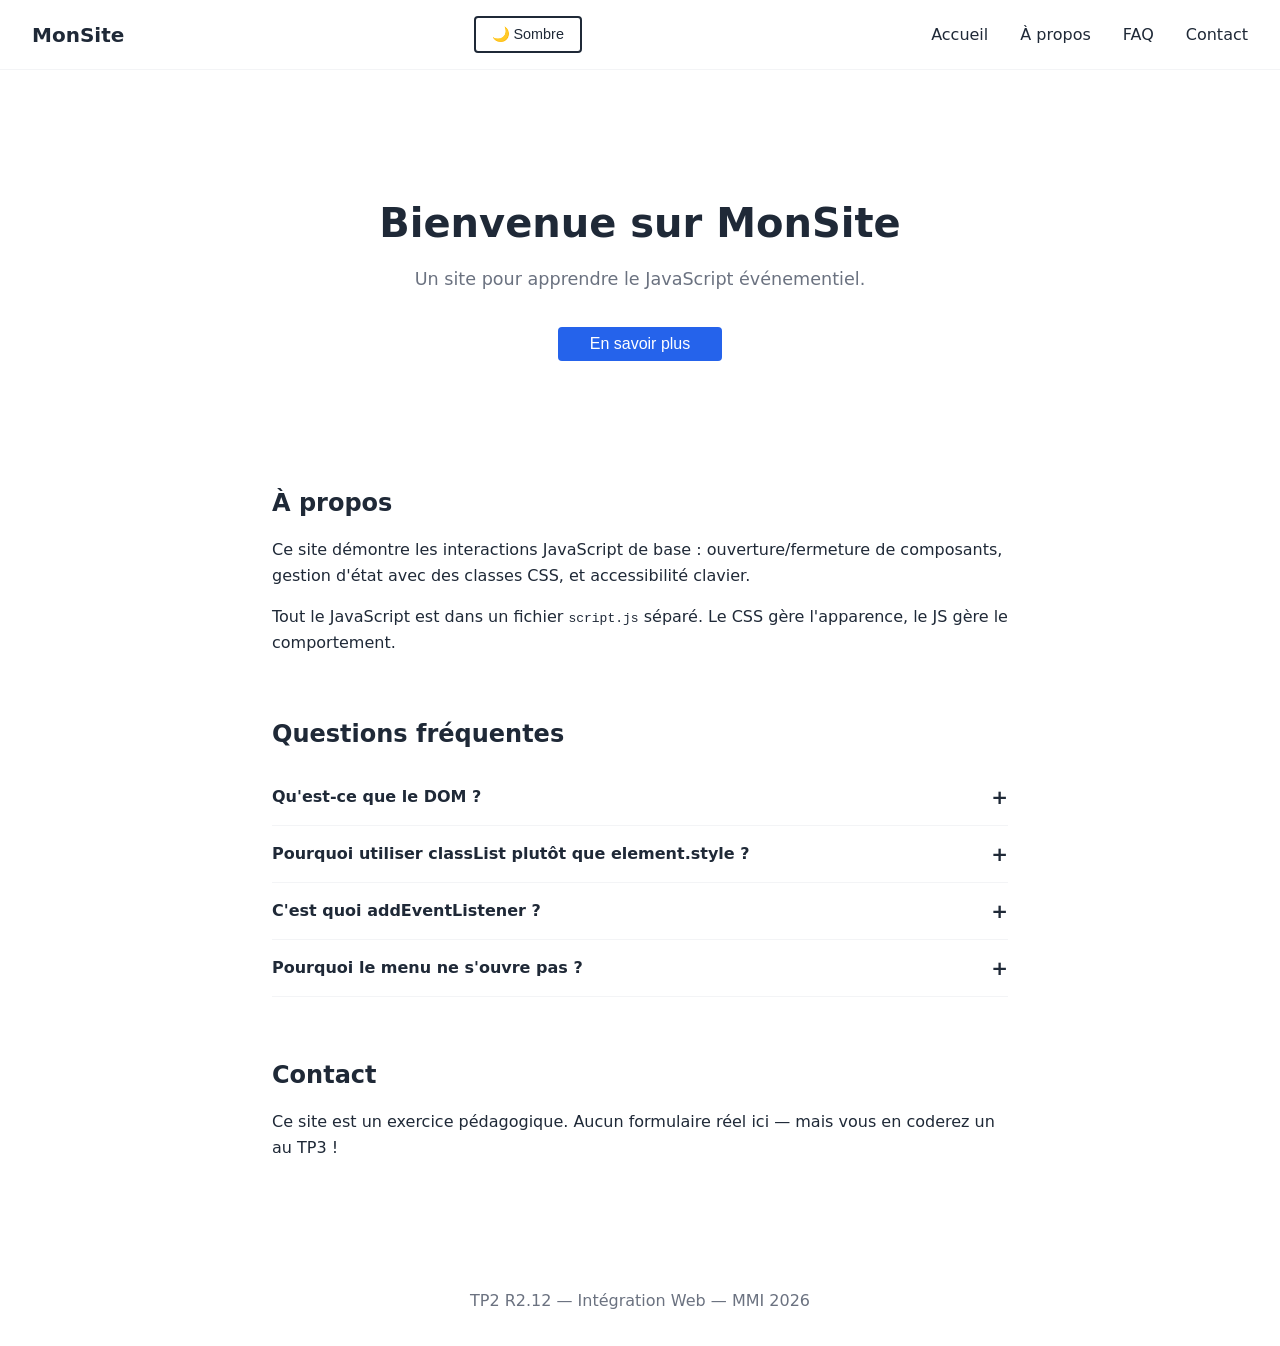
<file: TP2/index.html>
<!DOCTYPE html>
<html lang="fr">
<head>
  <meta charset="UTF-8">
  <meta name="viewport" content="width=device-width, initial-scale=1.0">
  <title>TP2 — JavaScript événementiel</title>
  <style>
    /* ================================
       VARIABLES
       ================================ */
    :root {
      --color-primary: #2563eb;
      --color-text: #1f2937;
      --color-text-light: #6b7280;
      --color-bg: #ffffff;
      --color-bg-alt: #f3f4f6;
      --color-overlay: rgba(0, 0, 0, 0.5);
      --font-base: system-ui, -apple-system, sans-serif;
      --space-sm: 0.5rem;
      --space-md: 1rem;
      --space-lg: 2rem;
      --space-xl: 4rem;
    }

    /* ================================
       THÈME SOMBRE (bonus)
       ================================ */
    .dark {
      --color-primary: #60a5fa;
      --color-text: #e5e7eb;
      --color-text-light: #9ca3af;
      --color-bg: #111827;
      --color-bg-alt: #1f2937;
      --color-overlay: rgba(0, 0, 0, 0.7);
    }

    /* ================================
       BASE
       ================================ */
    *, *::before, *::after {
      box-sizing: border-box;
    }

    body {
      font-family: var(--font-base);
      line-height: 1.6;
      color: var(--color-text);
      background-color: var(--color-bg);
      margin: 0;
      transition: background-color 0.3s, color 0.3s;
    }

    h1, h2, h3 { line-height: 1.2; }

    a {
      color: var(--color-primary);
      text-decoration: none;
    }

    a:hover { text-decoration: underline; }

    /* ================================
       HEADER + NAVIGATION
       ================================ */
    header {
      display: flex;
      justify-content: space-between;
      align-items: center;
      padding: var(--space-md) var(--space-lg);
      border-bottom: 1px solid var(--color-bg-alt);
    }

    .logo {
      font-weight: bold;
      font-size: 1.25rem;
      color: var(--color-text);
      text-decoration: none;
    }

    .header-right {
      display: flex;
      align-items: center;
      gap: var(--space-md);
    }

    /* Bouton menu burger */
    .menu-btn {
      display: none;
      background: none;
      border: 2px solid var(--color-text);
      border-radius: 0.25rem;
      color: var(--color-text);
      font-size: 1.25rem;
      padding: var(--space-sm);
      cursor: pointer;
      line-height: 1;
    }

    /* Bouton thème */
    #theme-toggle {
      background: none;
      border: 2px solid var(--color-text);
      border-radius: 0.25rem;
      color: var(--color-text);
      padding: var(--space-sm) var(--space-md);
      cursor: pointer;
      font-size: 0.9rem;
    }

    /* Navigation */
    .menu ul {
      display: flex;
      gap: var(--space-lg);
      list-style: none;
      padding: 0;
      margin: 0;
    }

    .menu a {
      color: var(--color-text);
      font-weight: 500;
    }

    /* Mobile : menu caché par défaut */
    @media (max-width: 640px) {
      .menu-btn {
        display: block;
      }

      .menu {
        display: none;
        position: absolute;
        top: 100%;
        left: 0;
        right: 0;
        background: var(--color-bg);
        border-bottom: 1px solid var(--color-bg-alt);
        padding: var(--space-md) var(--space-lg);
        z-index: 10;
      }

      .menu.is-open {
        display: block;
      }

      .menu ul {
        flex-direction: column;
        gap: var(--space-md);
      }

      header {
        position: relative;
      }
    }

    /* ================================
       MAIN
       ================================ */
    main {
      max-width: 800px;
      margin: 0 auto;
      padding: var(--space-lg);
    }

    section {
      margin-bottom: var(--space-xl);
    }

    /* ================================
       HERO
       ================================ */
    .hero {
      text-align: center;
      padding: var(--space-xl) 0;
    }

    .hero h1 {
      font-size: 2.5rem;
      margin-bottom: var(--space-sm);
    }

    .hero p {
      color: var(--color-text-light);
      font-size: 1.1rem;
    }

    /* ================================
       BOUTON MODALE
       ================================ */
    .modal-open {
      background-color: var(--color-primary);
      color: white;
      border: none;
      padding: var(--space-sm) var(--space-lg);
      border-radius: 0.25rem;
      font-size: 1rem;
      cursor: pointer;
      margin-top: var(--space-md);
    }

    .modal-open:hover {
      opacity: 0.9;
    }

    /* ================================
       MODALE
       ================================ */
    .modal {
      display: none;
      position: fixed;
      top: 0;
      left: 0;
      width: 100%;
      height: 100%;
      background: var(--color-overlay);
      z-index: 100;
      justify-content: center;
      align-items: center;
    }

    .modal.is-visible {
      display: flex;
    }

    .modal-content {
      background: var(--color-bg);
      border-radius: 0.5rem;
      padding: var(--space-lg);
      max-width: 500px;
      width: 90%;
      position: relative;
    }

    .modal-content h2 {
      margin-top: 0;
    }

    .modal-close {
      position: absolute;
      top: var(--space-md);
      right: var(--space-md);
      background: none;
      border: none;
      font-size: 1.5rem;
      cursor: pointer;
      color: var(--color-text);
      line-height: 1;
    }

    /* ================================
       ACCORDÉON FAQ
       ================================ */
    .faq-item {
      border-bottom: 1px solid var(--color-bg-alt);
    }

    .faq-question {
      width: 100%;
      background: none;
      border: none;
      text-align: left;
      padding: var(--space-md) 0;
      font-size: 1rem;
      font-weight: 600;
      color: var(--color-text);
      cursor: pointer;
      display: flex;
      justify-content: space-between;
      align-items: center;
      font-family: var(--font-base);
    }

    .faq-question::after {
      content: '+';
      font-size: 1.25rem;
      transition: transform 0.2s;
    }

    .faq-answer {
      display: none;
      padding: 0 0 var(--space-md) 0;
      color: var(--color-text-light);
    }

    .faq-answer.is-visible {
      display: block;
    }

    /* ================================
       FOCUS VISIBLE
       ================================ */
    :focus-visible {
      outline: 2px solid var(--color-primary);
      outline-offset: 2px;
    }
  </style>
</head>
<body>

  <!-- ================================
       HEADER + NAVIGATION
       ================================ -->
  <header>
    <a href="#" class="logo">MonSite</a>
    <div class="header-right">
      <button id="theme-toggle">🌙 Sombre</button>
      <button class="menu-btn" aria-expanded="false">☰</button>
    </div>
    <nav class="menu">
      <ul>
        <li><a href="#accueil">Accueil</a></li>
        <li><a href="#apropos">À propos</a></li>
        <li><a href="#faq">FAQ</a></li>
        <li><a href="#contact">Contact</a></li>
      </ul>
    </nav>
  </header>

  <main>

    <!-- ================================
         HERO + BOUTON MODALE
         ================================ -->
    <section id="accueil" class="hero">
      <h1>Bienvenue sur MonSite</h1>
      <p>Un site pour apprendre le JavaScript événementiel.</p>
      <button class="modal-open">En savoir plus</button>
    </section>

    <!-- ================================
         MODALE
         ================================ -->
    <div class="modal" aria-hidden="true">
      <div class="modal-content">
        <button class="modal-close">✕</button>
        <h2>À propos de ce site</h2>
        <p>Ce site est un exercice du TP2 R2.12. Il sert de support pour apprendre à manipuler le DOM avec JavaScript.</p>
        <p>Vous allez coder le menu burger, cette modale, et l'accordéon FAQ en JavaScript pur.</p>
      </div>
    </div>

    <!-- ================================
         SECTION À PROPOS
         ================================ -->
    <section id="apropos">
      <h2>À propos</h2>
      <p>Ce site démontre les interactions JavaScript de base : ouverture/fermeture de composants, gestion d'état avec des classes CSS, et accessibilité clavier.</p>
      <p>Tout le JavaScript est dans un fichier <code>script.js</code> séparé. Le CSS gère l'apparence, le JS gère le comportement.</p>
    </section>

    <!-- ================================
         ACCORDÉON FAQ
         ================================ -->
    <section id="faq">
      <h2>Questions fréquentes</h2>

      <div class="faq-item">
        <button class="faq-question">Qu'est-ce que le DOM ?</button>
        <div class="faq-answer">
          <p>Le DOM (Document Object Model) est la représentation de la page Web en mémoire. JavaScript peut le lire et le modifier pour créer des interactions.</p>
        </div>
      </div>

      <div class="faq-item">
        <button class="faq-question">Pourquoi utiliser classList plutôt que element.style ?</button>
        <div class="faq-answer">
          <p>Parce que le JavaScript gère le comportement et le CSS gère l'apparence. En utilisant classList, on garde chaque responsabilité à sa place.</p>
        </div>
      </div>

      <div class="faq-item">
        <button class="faq-question">C'est quoi addEventListener ?</button>
        <div class="faq-answer">
          <p>C'est la méthode qui permet de dire au navigateur : "quand tel événement arrive sur cet élément, exécute ce code". C'est le cœur du JavaScript événementiel.</p>
        </div>
      </div>

      <div class="faq-item">
        <button class="faq-question">Pourquoi le menu ne s'ouvre pas ?</button>
        <div class="faq-answer">
          <p>Probablement parce que le fichier script.js n'est pas encore lié, ou parce que le JavaScript n'est pas encore écrit. C'est votre mission !</p>
        </div>
      </div>
    </section>

    <!-- ================================
         CONTACT
         ================================ -->
    <section id="contact">
      <h2>Contact</h2>
      <p>Ce site est un exercice pédagogique. Aucun formulaire réel ici — mais vous en coderez un au TP3 !</p>
    </section>

  </main>

  <footer>
    <p style="text-align: center; padding: 1rem; color: var(--color-text-light);">TP2 R2.12 — Intégration Web — MMI 2026</p>
  </footer>

  <!-- ================================
       JAVASCRIPT : à vous de jouer !
       Créez un fichier script.js et liez-le ici.
       ================================ -->
  <script src="script.js"></script>

</body>
</html>
</file>
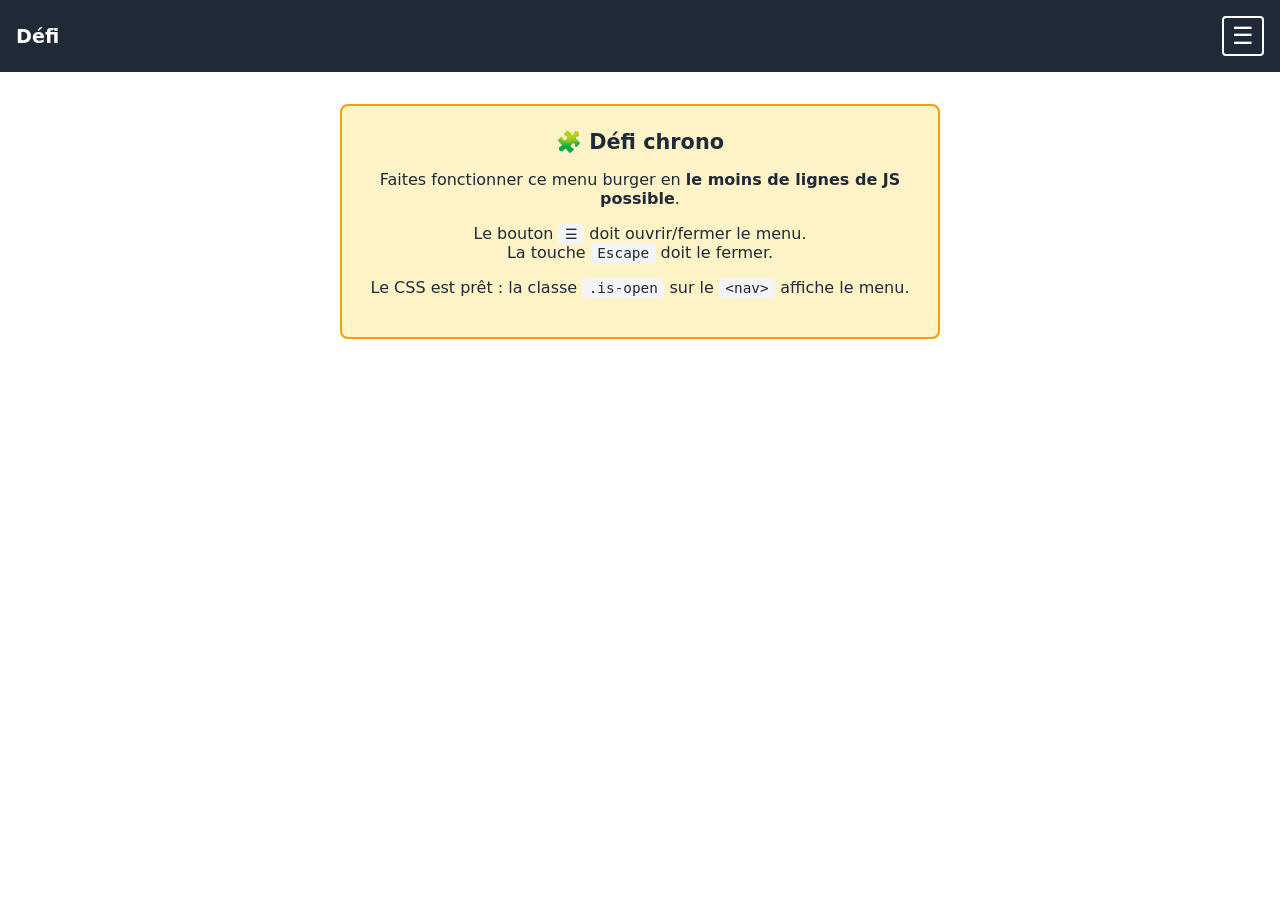
<file: TP2/defi/chrono.html>
<!DOCTYPE html>
<html lang="fr">
<head>
  <meta charset="UTF-8">
  <meta name="viewport" content="width=device-width, initial-scale=1.0">
  <title>🧩 Défi chrono — Menu burger</title>
  <style>
    body {
      font-family: system-ui, sans-serif;
      margin: 0;
      color: #1f2937;
    }

    header {
      display: flex;
      justify-content: space-between;
      align-items: center;
      padding: 1rem;
      background: #1f2937;
      color: white;
    }

    .logo { font-weight: bold; font-size: 1.2rem; }

    .menu-btn {
      background: none;
      border: 2px solid white;
      color: white;
      font-size: 1.5rem;
      padding: 0.25rem 0.5rem;
      cursor: pointer;
      border-radius: 0.25rem;
    }

    nav {
      display: none;
      background: #111827;
      padding: 1rem;
    }

    nav.is-open {
      display: block;
    }

    nav ul {
      list-style: none;
      margin: 0;
      padding: 0;
    }

    nav li { padding: 0.5rem 0; }

    nav a {
      color: white;
      text-decoration: none;
    }

    main {
      max-width: 600px;
      margin: 2rem auto;
      padding: 0 1rem;
      text-align: center;
    }

    .consigne {
      background: #fef3c7;
      border: 2px solid #f59e0b;
      border-radius: 0.5rem;
      padding: 1.5rem;
      margin-bottom: 2rem;
    }

    .consigne h1 { margin-top: 0; font-size: 1.3rem; }

    code {
      background: #f3f4f6;
      padding: 0.15rem 0.4rem;
      border-radius: 0.25rem;
      font-size: 0.9rem;
    }
  </style>
</head>
<body>

  <header>
    <span class="logo">Défi</span>
    <button class="menu-btn">☰</button>
  </header>

  <nav>
    <ul>
      <li><a href="#">Accueil</a></li>
      <li><a href="#">Projets</a></li>
      <li><a href="#">Contact</a></li>
    </ul>
  </nav>

  <main>
    <div class="consigne">
      <h1>🧩 Défi chrono</h1>
      <p>Faites fonctionner ce menu burger en <strong>le moins de lignes de JS possible</strong>.</p>
      <p>Le bouton <code>☰</code> doit ouvrir/fermer le menu.<br>La touche <code>Escape</code> doit le fermer.</p>
      <p>Le CSS est prêt : la classe <code>.is-open</code> sur le <code>&lt;nav&gt;</code> affiche le menu.</p>
    </div>
  </main>

  <!-- Écrivez votre JS ici 👇 -->
  <script>

  </script>

</body>
</html>
</file>
